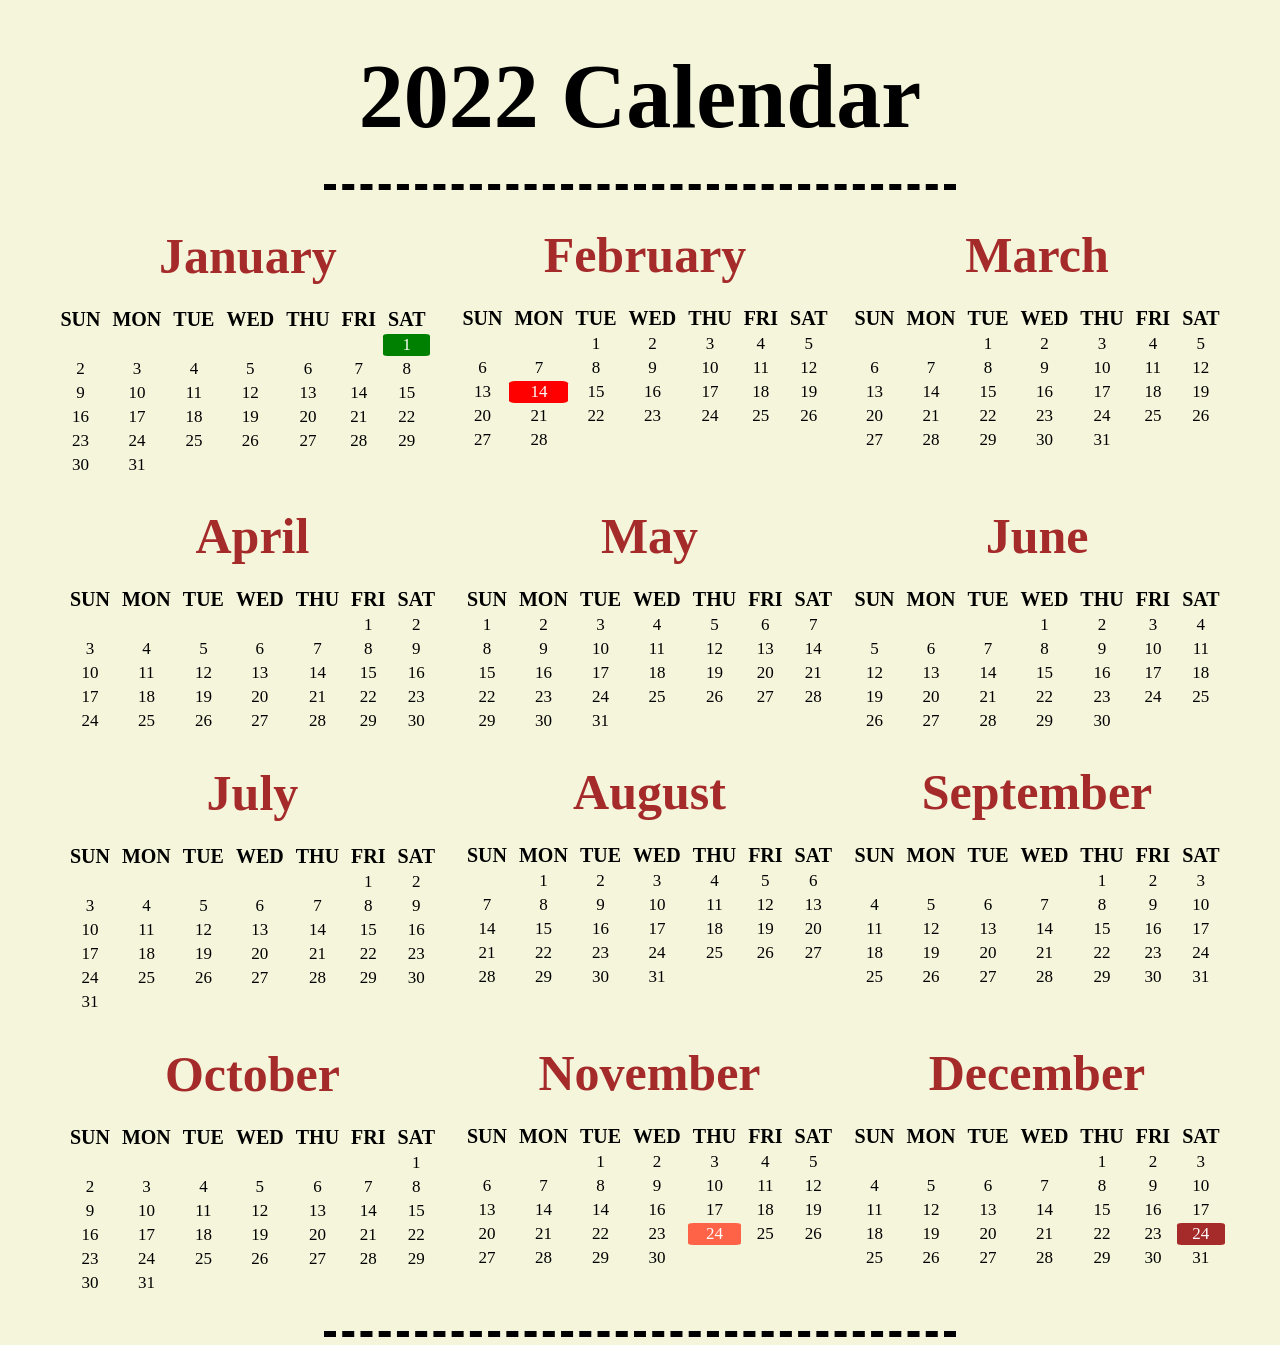
<file: index.html>
<!DOCTYPE html>
<html lang="en">
  <head>
    <meta charset="UTF-8" />
    <meta http-equiv="X-UA-Compatible" content="IE=edge" />
    <meta name="viewport" content="width=device-width, initial-scale=1.0" />
    <title>Basic Calendar</title>
    <link rel="icon" href="favicon.ico">
    <link rel="stylesheet" href="calendar.css">
  </head>
  
  <body>
    <h1
      style="
        text-align: center;
        font-size: 90px;
        color: black;
        background-color: transparent;
      "
    >
      2022 Calendar
    </h1>
    <hr />
    <div>
      <table>
        
        <tr>
          <td style="padding-right: 10px">
            <table style="padding-right: 10px">
              <caption>
                <h1>January</h1>
              </caption>
              <th>SUN</th>
              <th>MON</th>
              <th>TUE</th>
              <th>WED</th>
              <th>THU</th>
              <th>FRI</th>
              <th>SAT</th>
              <tr>
                <td></td>
                <td></td>
                <td></td>
                <td></td>
                <td></td>
                <td></td>
                <td id="newYear">1</td>
              </tr>
              <tr>
                <td>2</td>
                <td>3</td>
                <td>4</td>
                <td>5</td>
                <td>6</td>
                <td>7</td>
                <td>8</td>
              </tr>
              <tr>
                <td>9</td>
                <td>10</td>
                <td>11</td>
                <td>12</td>
                <td>13</td>
                <td>14</td>
                <td>15</td>
              </tr>
              <tr>
                <td>16</td>
                <td>17</td>
                <td>18</td>
                <td>19</td>
                <td>20</td>
                <td>21</td>
                <td>22</td>
              </tr>
              <tr>
                <td>23</td>
                <td>24</td>
                <td>25</td>
                <td>26</td>
                <td>27</td>
                <td>28</td>
                <td>29</td>
                </tr>
                <tr>
                  <td>30</td>
                  <td>31</td>
              </tr>
            </table>
          </td>
          <td style="padding-right: 10px">
            <table style="padding-bottom: 25px;">
              <caption>
                <h1>February</h1>
              </caption>
              <th>SUN</th>
              <th>MON</th>
              <th>TUE</th>
              <th>WED</th>
              <th>THU</th>
              <th>FRI</th>
              <th>SAT</th>
              <tr>
                <td></td>
                <td></td>
                <td>1</td>
                <td>2</td>
                <td>3</td>
                <td>4</td>
                <td>5</td>
              </tr>
              <tr>
                <td>6</td>
                <td>7</td>
                <td>8</td>
                <td>9</td>
                <td>10</td>
                <td>11</td>
                <td>12</td>
              </tr>
              <tr>
                <td>13</td>
                <td id="valentines">14</td>
                <td>15</td>
                <td>16</td>
                <td>17</td>
                <td>18</td>
                <td>19</td>
              </tr>
              <tr>
                <td>20</td>
                <td>21</td>
                <td>22</td>
                <td>23</td>
                <td>24</td>
                <td>25</td>
                <td>26</td>
              </tr>
              <tr>
                <td>27</td>
                <td>28</td>
              </tr>
      
            </table>
          </td>
          <td>
            <table style="padding-bottom: 25px;">
              <caption>
                <h1>March</h1>
              </caption>
              <th>SUN</th>
              <th>MON</th>
              <th>TUE</th>
              <th>WED</th>
              <th>THU</th>
              <th>FRI</th>
              <th>SAT</th>
              <tr>
                <td></td>
                <td></td>
                <td>1</td>
                <td>2</td>
                <td>3</td>
                <td>4</td>
                <td>5</td>
              </tr>
              <tr>
                <td>6</td>
                <td>7</td>
                <td>8</td>
                <td>9</td>
                <td>10</td>
                <td>11</td>
                <td>12</td>
              </tr>
              <tr>
                <td>13</td>
                <td>14</td>
                <td>15</td>
                <td>16</td>
                <td>17</td>
                <td>18</td>
                <td>19</td>
              </tr>
              <tr>
                <td>20</td>
                <td>21</td>
                <td>22</td>
                <td>23</td>
                <td>24</td>
                <td>25</td>
                <td>26</td>
              </tr>
              <tr>
                <td>27</td>
                <td>28</td>
                <td>29</td>
                <td>30</td>
                <td>31</td>
                <td></td>
                <td></td>
              </tr>
            </table>
          </td>
        </tr>

        <tr>
          <td>
            <table>
              <caption>
                <h1>April</h1>
              </caption>
              <th>SUN</th>
              <th>MON</th>
              <th>TUE</th>
              <th>WED</th>
              <th>THU</th>
              <th>FRI</th>
              <th>SAT</th>
              <tr>
                <td></td>
                <td></td>
                <td></td>
                <td></td>
                <td></td>
                <td>1</td>
                <td>2</td>
              </tr>
              <tr>
                <td>3</td>
                <td>4</td>
                <td>5</td>
                <td>6</td>
                <td>7</td>
                <td>8</td>
                <td>9</td>
              </tr>
              <tr>
                <td>10</td>
                <td>11</td>
                <td>12</td>
                <td>13</td>
                <td>14</td>
                <td>15</td>
                <td>16</td>
              </tr>
              <tr>
                <td>17</td>
                <td>18</td>
                <td>19</td>
                <td>20</td>
                <td>21</td>
                <td>22</td>
                <td>23</td>
              </tr>
              <tr>
                <td>24</td>
                <td>25</td>
                <td>26</td>
                <td>27</td>
                <td>28</td>
                <td>29</td>
                <td>30</td>
              </tr>
            </table>
          </td>
          <td>
            <table>
              <caption>
                <h1>May</h1>
              </caption>
              <th>SUN</th>
              <th>MON</th>
              <th>TUE</th>
              <th>WED</th>
              <th>THU</th>
              <th>FRI</th>
              <th>SAT</th>
              <tr>
                <td>1</td>
                <td>2</td>
                <td>3</td>
                <td>4</td>
                <td>5</td>
                <td>6</td>
                <td>7</td>
              </tr>
              <tr>
                <td>8</td>
                <td>9</td>
                <td>10</td>
                <td>11</td>
                <td>12</td>
                <td>13</td>
                <td>14</td>
              </tr>
              <tr>
                <td>15</td>
                <td>16</td>
                <td>17</td>
                <td>18</td>
                <td>19</td>
                <td>20</td>
                <td>21</td>
              </tr>
              <tr>
                <td>22</td>
                <td>23</td>
                <td>24</td>
                <td>25</td>
                <td>26</td>
                <td>27</td>
                <td>28</td>
              </tr>
              <tr>
                <td>29</td>
                <td>30</td>
                <td>31</td>
                <td></td>
                <td></td>
                <td></td>
                <td></td>
              </tr>
            </table>
          </td>
          <td>
            <table>
              <caption>
                <h1>June</h1>
              </caption>
              <th>SUN</th>
              <th>MON</th>
              <th>TUE</th>
              <th>WED</th>
              <th>THU</th>
              <th>FRI</th>
              <th>SAT</th>
              <tr>
                <td></td>
                <td></td>
                <td></td>
                <td>1</td>
                <td>2</td>
                <td>3</td>
                <td>4</td>
              </tr>
              <tr>
                <td>5</td>
                <td>6</td>
                <td>7</td>
                <td>8</td>
                <td>9</td>
                <td>10</td>
                <td>11</td>
              </tr>
              <tr>
                <td>12</td>
                <td>13</td>
                <td>14</td>
                <td>15</td>
                <td>16</td>
                <td>17</td>
                <td>18</td>
              </tr>
              <tr>
                <td>19</td>
                <td>20</td>
                <td>21</td>
                <td>22</td>
                <td>23</td>
                <td>24</td>
                <td>25</td>
              </tr>
              <tr>
                <td>26</td>
                <td>27</td>
                <td>28</td>
                <td>29</td>
                <td>30</td>
                <td></td>
                <td></td>
              </tr>
            </table>
          </td>
        </tr>
      
        <tr>
          <td>
            <table>
              <caption>
                <h1>July</h1>
              </caption>
              <th>SUN</th>
              <th>MON</th>
              <th>TUE</th>
              <th>WED</th>
              <th>THU</th>
              <th>FRI</th>
              <th>SAT</th>
              <tr>
                <td></td>
                <td></td>
                <td></td>
                <td></td>
                <td></td>
                <td>1</td>
                <td>2</td>
              </tr>
              <tr>
                <td>3</td>
                <td>4</td>
                <td>5</td>
                <td>6</td>
                <td>7</td>
                <td>8</td>
                <td>9</td>
              </tr>
              <tr>
                <td>10</td>
                <td>11</td>
                <td>12</td>
                <td>13</td>
                <td>14</td>
                <td>15</td>
                <td>16</td>
              </tr>
              <tr>
                <td>17</td>
                <td>18</td>
                <td>19</td>
                <td>20</td>
                <td>21</td>
                <td>22</td>
                <td>23</td>
              </tr>
              <tr>
                <td>24</td>
                <td>25</td>
                <td>26</td>
                <td>27</td>
                <td>28</td>
                <td>29</td>
                <td>30</td>
              </tr>
              <tr>
                <td>31</td>
            </table>
          </td>
          <td>
            <table style="padding-bottom: 25px;">
              <caption>
                <h1>August</h1>
              </caption>
              <th>SUN</th>
              <th>MON</th>
              <th>TUE</th>
              <th>WED</th>
              <th>THU</th>
              <th>FRI</th>
              <th>SAT</th>
              <tr>
                <td></td>
                <td>1</td>
                <td>2</td>
                <td>3</td>
                <td>4</td>
                <td>5</td>
                <td>6</td>
              </tr>
              <tr>
                <td>7</td>
                <td>8</td>
                <td>9</td>
                <td>10</td>
                <td>11</td>
                <td>12</td>
                <td>13</td>
              </tr>
              <tr>
                <td>14</td>
                <td>15</td>
                <td>16</td>
                <td>17</td>
                <td>18</td>
                <td>19</td>
                <td>20</td>
              </tr>
              <tr>
                <td>21</td>
                <td>22</td>
                <td>23</td>
                <td>24</td>
                <td>25</td>
                <td>26</td>
                <td>27</td>
              </tr>
              <tr>
                <td>28</td>
                <td>29</td>
                <td>30</td>
                <td>31</td>
                <td></td>
                <td></td>
                <td></td>
              </tr>
            </table>
          </td>
          <td>
            <table style="padding-bottom: 25px;">
              <caption>
                <h1>September</h1>
              </caption>
              <th>SUN</th>
              <th>MON</th>
              <th>TUE</th>
              <th>WED</th>
              <th>THU</th>
              <th>FRI</th>
              <th>SAT</th>
              <tr>
                <td></td>
                <td></td>
                <td></td>
                <td></td>
                <td>1</td>
                <td>2</td>
                <td>3</td>
              </tr>
              <tr>
                <td>4</td>
                <td>5</td>
                <td>6</td>
                <td>7</td>
                <td>8</td>
                <td>9</td>
                <td>10</td>
              </tr>
              <tr>
                <td>11</td>
                <td>12</td>
                <td>13</td>
                <td>14</td>
                <td>15</td>
                <td>16</td>
                <td>17</td>
              </tr>
              <tr>
                <td>18</td>
                <td>19</td>
                <td>20</td>
                <td>21</td>
                <td>22</td>
                <td>23</td>
                <td>24</td>
              </tr>
              <tr>
                <td>25</td>
                <td>26</td>
                <td>27</td>
                <td>28</td>
                <td>29</td>
                <td>30</td>
                <td>31</td>
              </tr>
            </table>
          </td>
        </tr>
     
        <tr>
          <td>
            <table>
              <caption>
                <h1>October</h1>
              </caption>
              <th>SUN</th>
              <th>MON</th>
              <th>TUE</th>
              <th>WED</th>
              <th>THU</th>
              <th>FRI</th>
              <th>SAT</th>
              <tr>
                <td></td>
                <td></td>
                <td></td>
                <td></td>
                <td></td>
                <td></td>
                <td>1</td>
              </tr>
              <tr>
                <td>2</td>
                <td>3</td>
                <td>4</td>
                <td>5</td>
                <td>6</td>
                <td>7</td>
                <td>8</td>
              </tr>
              <tr>
                <td>9</td>
                <td>10</td>
                <td>11</td>
                <td>12</td>
                <td>13</td>
                <td>14</td>
                <td>15</td>
              </tr>
              <tr>
                <td>16</td>
                <td>17</td>
                <td>18</td>
                <td>19</td>
                <td>20</td>
                <td>21</td>
                <td>22</td>
              </tr>
              <tr>
                <td>23</td>
                <td>24</td>
                <td>25</td>
                <td>26</td>
                <td>27</td>
                <td>28</td>
                <td>29</td>
              </tr>
              <tr>
                <td>30</td>
                <td>31</td>
              </tr>
            </table>
          </td>
          <td>
            <table style="padding-bottom: 25px;">
              <caption>
                <h1>November</h1>
              </caption>
              <th>SUN</th>
              <th>MON</th>
              <th>TUE</th>
              <th>WED</th>
              <th>THU</th>
              <th>FRI</th>
              <th>SAT</th>
              <tr>
                <td></td>
                <td></td>
                <td>1</td>
                <td>2</td>
                <td>3</td>
                <td>4</td>
                <td>5</td>
              </tr>
              <tr>
                <td>6</td>
                <td>7</td>
                <td>8</td>
                <td>9</td>
                <td>10</td>
                <td>11</td>
                <td>12</td>
              </tr>
              <tr>
                <td>13</td>
                <td>14</td>
                <td>14</td>
                <td>16</td>
                <td>17</td>
                <td>18</td>
                <td>19</td>
              </tr>
              <tr>
                <td>20</td>
                <td>21</td>
                <td>22</td>
                <td>23</td>
                <td id="thanksgiving">24</td>
                <td>25</td>
                <td>26</td>
              </tr>
              <tr>
                <td>27</td>
                <td>28</td>
                <td>29</td>
                <td>30</td>
                <td></td>
                <td></td>
                <td></td>
              </tr>
            </table>
          </td>
          <td>
            <table style="padding-bottom: 25px;">
              <caption>
                <h1>December</h1>
              </caption>
              <th>SUN</th>
              <th>MON</th>
              <th>TUE</th>
              <th>WED</th>
              <th>THU</th>
              <th>FRI</th>
              <th>SAT</th>
              <tr>
                <td></td>
                <td></td>
                <td></td>
                <td></td>
                <td>1</td>
                <td>2</td>
                <td>3</td>
              </tr>
              <tr>
                <td>4</td>
                <td>5</td>
                <td>6</td>
                <td>7</td>
                <td>8</td>
                <td>9</td>
                <td>10</td>
              </tr>
              <tr>
                <td>11</td>
                <td>12</td>
                <td>13</td>
                <td>14</td>
                <td>15</td>
                <td>16</td>
                <td>17</td>
              </tr>
              <tr>
                <td>18</td>
                <td>19</td>
                <td>20</td>
                <td>21</td>
                <td>22</td>
                <td>23</td>
                <td id="christmas">24</td>
              </tr>
              <tr>
                <td>25</td>
                <td>26</td>
                <td>27</td>
                <td>28</td>
                <td>29</td>
                <td>30</td>
                <td>31</td>
              </tr>
            </table>
          </td>
        </tr>
      </table>
    </div>
    <hr />
  </body>
</html>
</file>
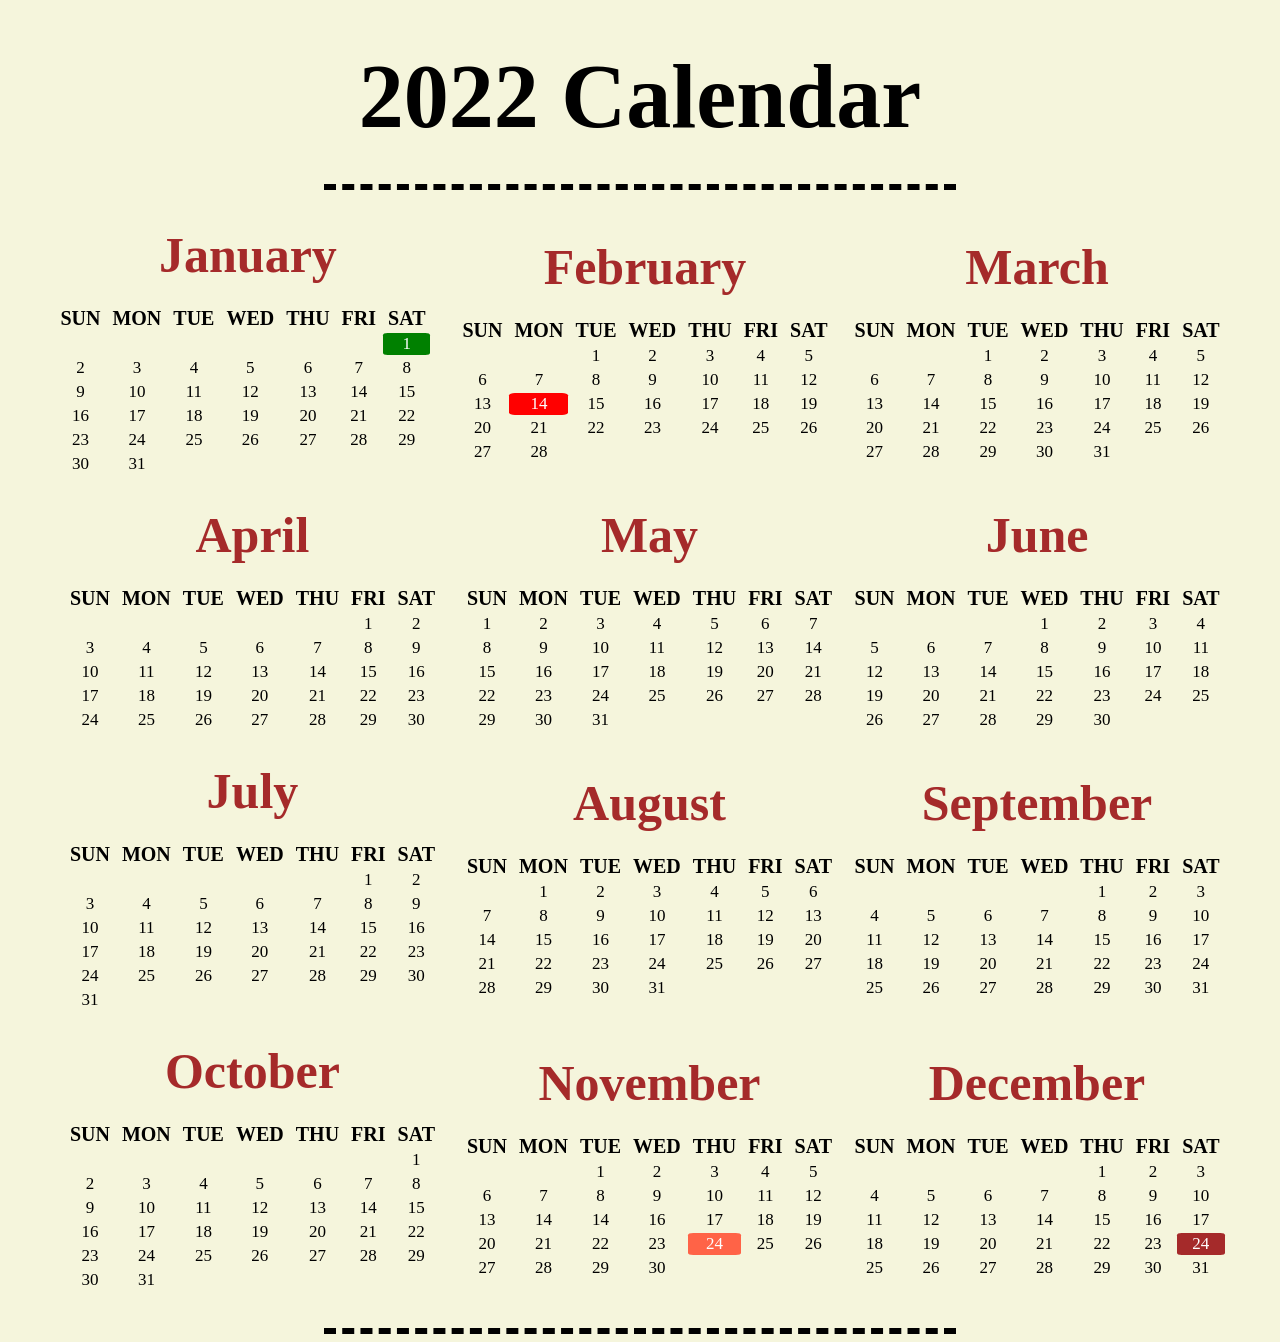
<file: calendar.html>
<!DOCTYPE html>
<html lang="en">
  <head>
    <meta charset="UTF-8" />
    <meta http-equiv="X-UA-Compatible" content="IE=edge" />
    <meta name="viewport" content="width=device-width, initial-scale=1.0" />
    <title>Basic Calendar</title>
    <link rel="icon" href="favicon.ico">
    <link rel="stylesheet" href="calendar.css">
  </head>
  
  <body>
    <h1
      style="
        text-align: center;
        font-size: 90px;
        color: black;
        background-color: transparent;
      "
    >
      2022 Calendar
    </h1>
    <hr />
    <div>
      <table>
        
        <tr>
          <td style="padding-right: 10px">
            <table style="padding-right: 10px">
              <caption>
                <h1>January</h1>
              </caption>
              <th>SUN</th>
              <th>MON</th>
              <th>TUE</th>
              <th>WED</th>
              <th>THU</th>
              <th>FRI</th>
              <th>SAT</th>
              <tr>
                <td></td>
                <td></td>
                <td></td>
                <td></td>
                <td></td>
                <td></td>
                <td id="newYear">1</td>
              </tr>
              <tr>
                <td>2</td>
                <td>3</td>
                <td>4</td>
                <td>5</td>
                <td>6</td>
                <td>7</td>
                <td>8</td>
              </tr>
              <tr>
                <td>9</td>
                <td>10</td>
                <td>11</td>
                <td>12</td>
                <td>13</td>
                <td>14</td>
                <td>15</td>
              </tr>
              <tr>
                <td>16</td>
                <td>17</td>
                <td>18</td>
                <td>19</td>
                <td>20</td>
                <td>21</td>
                <td>22</td>
              </tr>
              <tr>
                <td>23</td>
                <td>24</td>
                <td>25</td>
                <td>26</td>
                <td>27</td>
                <td>28</td>
                <td>29</td>
                </tr>
                <tr>
                  <td>30</td>
                  <td>31</td>
              </tr>
            </table>
          </td>
          <td style="padding-right: 10px">
            <table>
              <caption>
                <h1>February</h1>
              </caption>
              <th>SUN</th>
              <th>MON</th>
              <th>TUE</th>
              <th>WED</th>
              <th>THU</th>
              <th>FRI</th>
              <th>SAT</th>
              <tr>
                <td></td>
                <td></td>
                <td>1</td>
                <td>2</td>
                <td>3</td>
                <td>4</td>
                <td>5</td>
              </tr>
              <tr>
                <td>6</td>
                <td>7</td>
                <td>8</td>
                <td>9</td>
                <td>10</td>
                <td>11</td>
                <td>12</td>
              </tr>
              <tr>
                <td>13</td>
                <td id="valentines">14</td>
                <td>15</td>
                <td>16</td>
                <td>17</td>
                <td>18</td>
                <td>19</td>
              </tr>
              <tr>
                <td>20</td>
                <td>21</td>
                <td>22</td>
                <td>23</td>
                <td>24</td>
                <td>25</td>
                <td>26</td>
              </tr>
              <tr>
                <td>27</td>
                <td>28</td>
              </tr>
      
            </table>
          </td>
          <td>
            <table>
              <caption>
                <h1>March</h1>
              </caption>
              <th>SUN</th>
              <th>MON</th>
              <th>TUE</th>
              <th>WED</th>
              <th>THU</th>
              <th>FRI</th>
              <th>SAT</th>
              <tr>
                <td></td>
                <td></td>
                <td>1</td>
                <td>2</td>
                <td>3</td>
                <td>4</td>
                <td>5</td>
              </tr>
              <tr>
                <td>6</td>
                <td>7</td>
                <td>8</td>
                <td>9</td>
                <td>10</td>
                <td>11</td>
                <td>12</td>
              </tr>
              <tr>
                <td>13</td>
                <td>14</td>
                <td>15</td>
                <td>16</td>
                <td>17</td>
                <td>18</td>
                <td>19</td>
              </tr>
              <tr>
                <td>20</td>
                <td>21</td>
                <td>22</td>
                <td>23</td>
                <td>24</td>
                <td>25</td>
                <td>26</td>
              </tr>
              <tr>
                <td>27</td>
                <td>28</td>
                <td>29</td>
                <td>30</td>
                <td>31</td>
                <td></td>
                <td></td>
              </tr>
            </table>
          </td>
        </tr>

        <tr>
          <td>
            <table>
              <caption>
                <h1>April</h1>
              </caption>
              <th>SUN</th>
              <th>MON</th>
              <th>TUE</th>
              <th>WED</th>
              <th>THU</th>
              <th>FRI</th>
              <th>SAT</th>
              <tr>
                <td></td>
                <td></td>
                <td></td>
                <td></td>
                <td></td>
                <td>1</td>
                <td>2</td>
              </tr>
              <tr>
                <td>3</td>
                <td>4</td>
                <td>5</td>
                <td>6</td>
                <td>7</td>
                <td>8</td>
                <td>9</td>
              </tr>
              <tr>
                <td>10</td>
                <td>11</td>
                <td>12</td>
                <td>13</td>
                <td>14</td>
                <td>15</td>
                <td>16</td>
              </tr>
              <tr>
                <td>17</td>
                <td>18</td>
                <td>19</td>
                <td>20</td>
                <td>21</td>
                <td>22</td>
                <td>23</td>
              </tr>
              <tr>
                <td>24</td>
                <td>25</td>
                <td>26</td>
                <td>27</td>
                <td>28</td>
                <td>29</td>
                <td>30</td>
              </tr>
            </table>
          </td>
          <td>
            <table>
              <caption>
                <h1>May</h1>
              </caption>
              <th>SUN</th>
              <th>MON</th>
              <th>TUE</th>
              <th>WED</th>
              <th>THU</th>
              <th>FRI</th>
              <th>SAT</th>
              <tr>
                <td>1</td>
                <td>2</td>
                <td>3</td>
                <td>4</td>
                <td>5</td>
                <td>6</td>
                <td>7</td>
              </tr>
              <tr>
                <td>8</td>
                <td>9</td>
                <td>10</td>
                <td>11</td>
                <td>12</td>
                <td>13</td>
                <td>14</td>
              </tr>
              <tr>
                <td>15</td>
                <td>16</td>
                <td>17</td>
                <td>18</td>
                <td>19</td>
                <td>20</td>
                <td>21</td>
              </tr>
              <tr>
                <td>22</td>
                <td>23</td>
                <td>24</td>
                <td>25</td>
                <td>26</td>
                <td>27</td>
                <td>28</td>
              </tr>
              <tr>
                <td>29</td>
                <td>30</td>
                <td>31</td>
                <td></td>
                <td></td>
                <td></td>
                <td></td>
              </tr>
            </table>
          </td>
          <td>
            <table>
              <caption>
                <h1>June</h1>
              </caption>
              <th>SUN</th>
              <th>MON</th>
              <th>TUE</th>
              <th>WED</th>
              <th>THU</th>
              <th>FRI</th>
              <th>SAT</th>
              <tr>
                <td></td>
                <td></td>
                <td></td>
                <td>1</td>
                <td>2</td>
                <td>3</td>
                <td>4</td>
              </tr>
              <tr>
                <td>5</td>
                <td>6</td>
                <td>7</td>
                <td>8</td>
                <td>9</td>
                <td>10</td>
                <td>11</td>
              </tr>
              <tr>
                <td>12</td>
                <td>13</td>
                <td>14</td>
                <td>15</td>
                <td>16</td>
                <td>17</td>
                <td>18</td>
              </tr>
              <tr>
                <td>19</td>
                <td>20</td>
                <td>21</td>
                <td>22</td>
                <td>23</td>
                <td>24</td>
                <td>25</td>
              </tr>
              <tr>
                <td>26</td>
                <td>27</td>
                <td>28</td>
                <td>29</td>
                <td>30</td>
                <td></td>
                <td></td>
              </tr>
            </table>
          </td>
        </tr>
      
        <tr>
          <td>
            <table>
              <caption>
                <h1>July</h1>
              </caption>
              <th>SUN</th>
              <th>MON</th>
              <th>TUE</th>
              <th>WED</th>
              <th>THU</th>
              <th>FRI</th>
              <th>SAT</th>
              <tr>
                <td></td>
                <td></td>
                <td></td>
                <td></td>
                <td></td>
                <td>1</td>
                <td>2</td>
              </tr>
              <tr>
                <td>3</td>
                <td>4</td>
                <td>5</td>
                <td>6</td>
                <td>7</td>
                <td>8</td>
                <td>9</td>
              </tr>
              <tr>
                <td>10</td>
                <td>11</td>
                <td>12</td>
                <td>13</td>
                <td>14</td>
                <td>15</td>
                <td>16</td>
              </tr>
              <tr>
                <td>17</td>
                <td>18</td>
                <td>19</td>
                <td>20</td>
                <td>21</td>
                <td>22</td>
                <td>23</td>
              </tr>
              <tr>
                <td>24</td>
                <td>25</td>
                <td>26</td>
                <td>27</td>
                <td>28</td>
                <td>29</td>
                <td>30</td>
              </tr>
              <tr>
                <td>31</td>
            </table>
          </td>
          <td>
            <table>
              <caption>
                <h1>August</h1>
              </caption>
              <th>SUN</th>
              <th>MON</th>
              <th>TUE</th>
              <th>WED</th>
              <th>THU</th>
              <th>FRI</th>
              <th>SAT</th>
              <tr>
                <td></td>
                <td>1</td>
                <td>2</td>
                <td>3</td>
                <td>4</td>
                <td>5</td>
                <td>6</td>
              </tr>
              <tr>
                <td>7</td>
                <td>8</td>
                <td>9</td>
                <td>10</td>
                <td>11</td>
                <td>12</td>
                <td>13</td>
              </tr>
              <tr>
                <td>14</td>
                <td>15</td>
                <td>16</td>
                <td>17</td>
                <td>18</td>
                <td>19</td>
                <td>20</td>
              </tr>
              <tr>
                <td>21</td>
                <td>22</td>
                <td>23</td>
                <td>24</td>
                <td>25</td>
                <td>26</td>
                <td>27</td>
              </tr>
              <tr>
                <td>28</td>
                <td>29</td>
                <td>30</td>
                <td>31</td>
                <td></td>
                <td></td>
                <td></td>
              </tr>
            </table>
          </td>
          <td>
            <table>
              <caption>
                <h1>September</h1>
              </caption>
              <th>SUN</th>
              <th>MON</th>
              <th>TUE</th>
              <th>WED</th>
              <th>THU</th>
              <th>FRI</th>
              <th>SAT</th>
              <tr>
                <td></td>
                <td></td>
                <td></td>
                <td></td>
                <td>1</td>
                <td>2</td>
                <td>3</td>
              </tr>
              <tr>
                <td>4</td>
                <td>5</td>
                <td>6</td>
                <td>7</td>
                <td>8</td>
                <td>9</td>
                <td>10</td>
              </tr>
              <tr>
                <td>11</td>
                <td>12</td>
                <td>13</td>
                <td>14</td>
                <td>15</td>
                <td>16</td>
                <td>17</td>
              </tr>
              <tr>
                <td>18</td>
                <td>19</td>
                <td>20</td>
                <td>21</td>
                <td>22</td>
                <td>23</td>
                <td>24</td>
              </tr>
              <tr>
                <td>25</td>
                <td>26</td>
                <td>27</td>
                <td>28</td>
                <td>29</td>
                <td>30</td>
                <td>31</td>
              </tr>
            </table>
          </td>
        </tr>
     
        <tr>
          <td>
            <table>
              <caption>
                <h1>October</h1>
              </caption>
              <th>SUN</th>
              <th>MON</th>
              <th>TUE</th>
              <th>WED</th>
              <th>THU</th>
              <th>FRI</th>
              <th>SAT</th>
              <tr>
                <td></td>
                <td></td>
                <td></td>
                <td></td>
                <td></td>
                <td></td>
                <td>1</td>
              </tr>
              <tr>
                <td>2</td>
                <td>3</td>
                <td>4</td>
                <td>5</td>
                <td>6</td>
                <td>7</td>
                <td>8</td>
              </tr>
              <tr>
                <td>9</td>
                <td>10</td>
                <td>11</td>
                <td>12</td>
                <td>13</td>
                <td>14</td>
                <td>15</td>
              </tr>
              <tr>
                <td>16</td>
                <td>17</td>
                <td>18</td>
                <td>19</td>
                <td>20</td>
                <td>21</td>
                <td>22</td>
              </tr>
              <tr>
                <td>23</td>
                <td>24</td>
                <td>25</td>
                <td>26</td>
                <td>27</td>
                <td>28</td>
                <td>29</td>
              </tr>
              <tr>
                <td>30</td>
                <td>31</td>
              </tr>
            </table>
          </td>
          <td>
            <table>
              <caption>
                <h1>November</h1>
              </caption>
              <th>SUN</th>
              <th>MON</th>
              <th>TUE</th>
              <th>WED</th>
              <th>THU</th>
              <th>FRI</th>
              <th>SAT</th>
              <tr>
                <td></td>
                <td></td>
                <td>1</td>
                <td>2</td>
                <td>3</td>
                <td>4</td>
                <td>5</td>
              </tr>
              <tr>
                <td>6</td>
                <td>7</td>
                <td>8</td>
                <td>9</td>
                <td>10</td>
                <td>11</td>
                <td>12</td>
              </tr>
              <tr>
                <td>13</td>
                <td>14</td>
                <td>14</td>
                <td>16</td>
                <td>17</td>
                <td>18</td>
                <td>19</td>
              </tr>
              <tr>
                <td>20</td>
                <td>21</td>
                <td>22</td>
                <td>23</td>
                <td id="thanksgiving">24</td>
                <td>25</td>
                <td>26</td>
              </tr>
              <tr>
                <td>27</td>
                <td>28</td>
                <td>29</td>
                <td>30</td>
                <td></td>
                <td></td>
                <td></td>
              </tr>
            </table>
          </td>
          <td>
            <table>
              <caption>
                <h1>December</h1>
              </caption>
              <th>SUN</th>
              <th>MON</th>
              <th>TUE</th>
              <th>WED</th>
              <th>THU</th>
              <th>FRI</th>
              <th>SAT</th>
              <tr>
                <td></td>
                <td></td>
                <td></td>
                <td></td>
                <td>1</td>
                <td>2</td>
                <td>3</td>
              </tr>
              <tr>
                <td>4</td>
                <td>5</td>
                <td>6</td>
                <td>7</td>
                <td>8</td>
                <td>9</td>
                <td>10</td>
              </tr>
              <tr>
                <td>11</td>
                <td>12</td>
                <td>13</td>
                <td>14</td>
                <td>15</td>
                <td>16</td>
                <td>17</td>
              </tr>
              <tr>
                <td>18</td>
                <td>19</td>
                <td>20</td>
                <td>21</td>
                <td>22</td>
                <td>23</td>
                <td id="christmas">24</td>
              </tr>
              <tr>
                <td>25</td>
                <td>26</td>
                <td>27</td>
                <td>28</td>
                <td>29</td>
                <td>30</td>
                <td>31</td>
              </tr>
            </table>
          </td>
        </tr>
      </table>
    </div>
    <hr />
  </body>
</html>
</file>
<file: calendar.css>
body {
      background-color: beige;
    }
    th {
      font-family: "Calbri";
      padding-right: 5px;
      padding-left: 5px;
      font-size: 20px;
    }
    h1 {
      color: brown;
      font-family: "Calbri";
      font-size: 50px;
      margin: 0.5em 0 0.4em 0;
    }

    table {
      margin: auto;
    }
    hr {
      border-style: dashed none none none;
      border-width: 6px;
      width: 50%;
      margin-top: 2em;
    }
    td {
      font-family: "Calibri";
      font-size: 17px;
      text-align: center;
    }

    #newYear {
      color: white;
      background-color: green;
      border-radius: 10%;
    }
    #valentines {
      color: white;
      background-color: red;
      border-radius: 10%;
    }
    #christmas {
      color: white;
      background-color: brown;
      border-radius: 10%;
    }
    #thanksgiving {
      color: white;
      background-color: tomato;
      border-radius: 10%;
    }
    h1:hover {
      background-color: salmon;
    }
</file>
